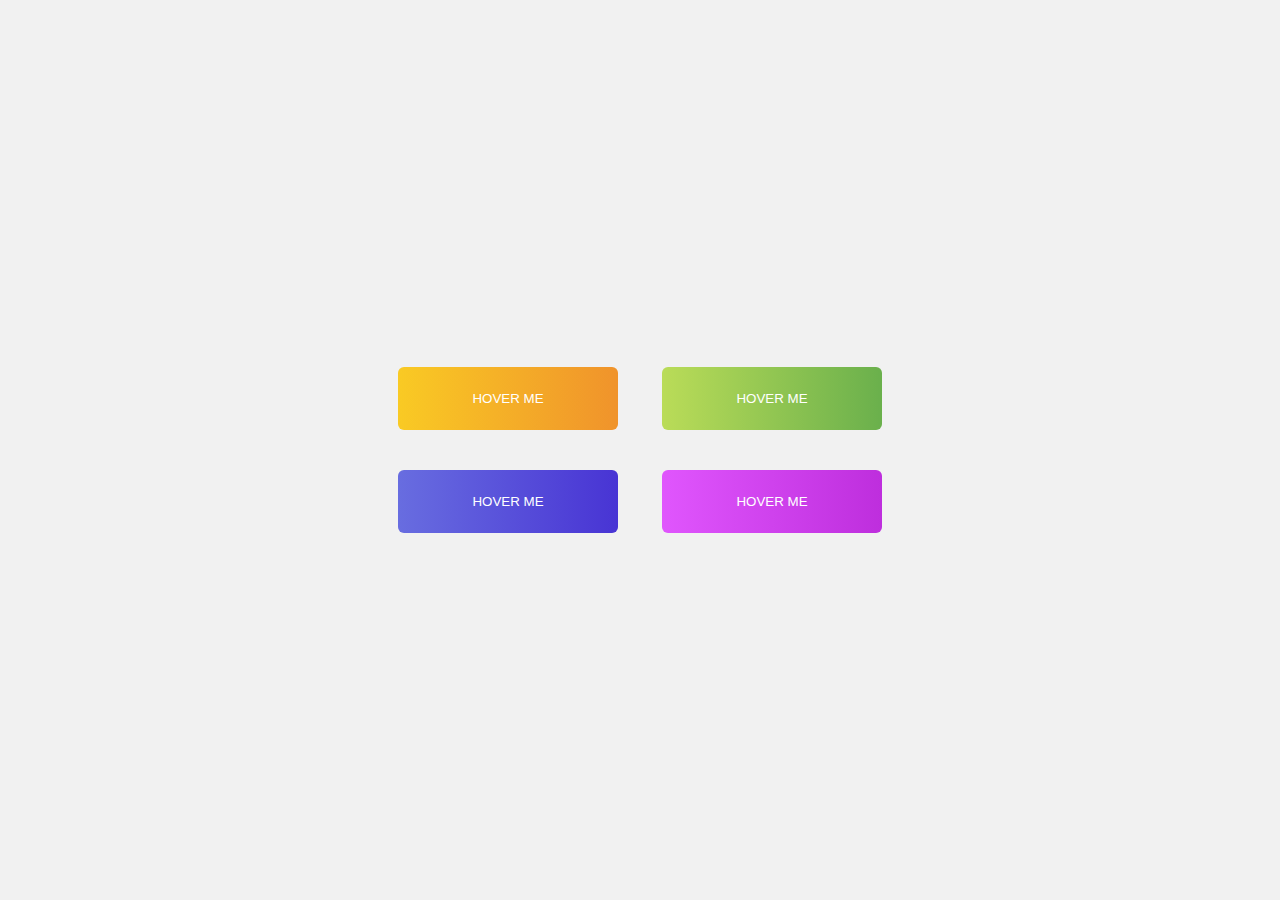
<file: animatedButton/index.html>
<!DOCTYPE html>
<html lang="en">
<head>
    <meta charset="UTF-8">
    <meta name="viewport" content="width=device-width, initial-scale=1.0">
    <title>Document</title>
    <link rel="stylesheet" href="./style.css">
</head>
<body3>
    <div class="container">
        <button class="btn btn1">Hover me</button>
        <button class="btn btn2">Hover me</button>
        <button class="btn btn3">Hover me</button>
        <button class="btn btn4">Hover me</button>
    </div>
</body>
</html>
</file>
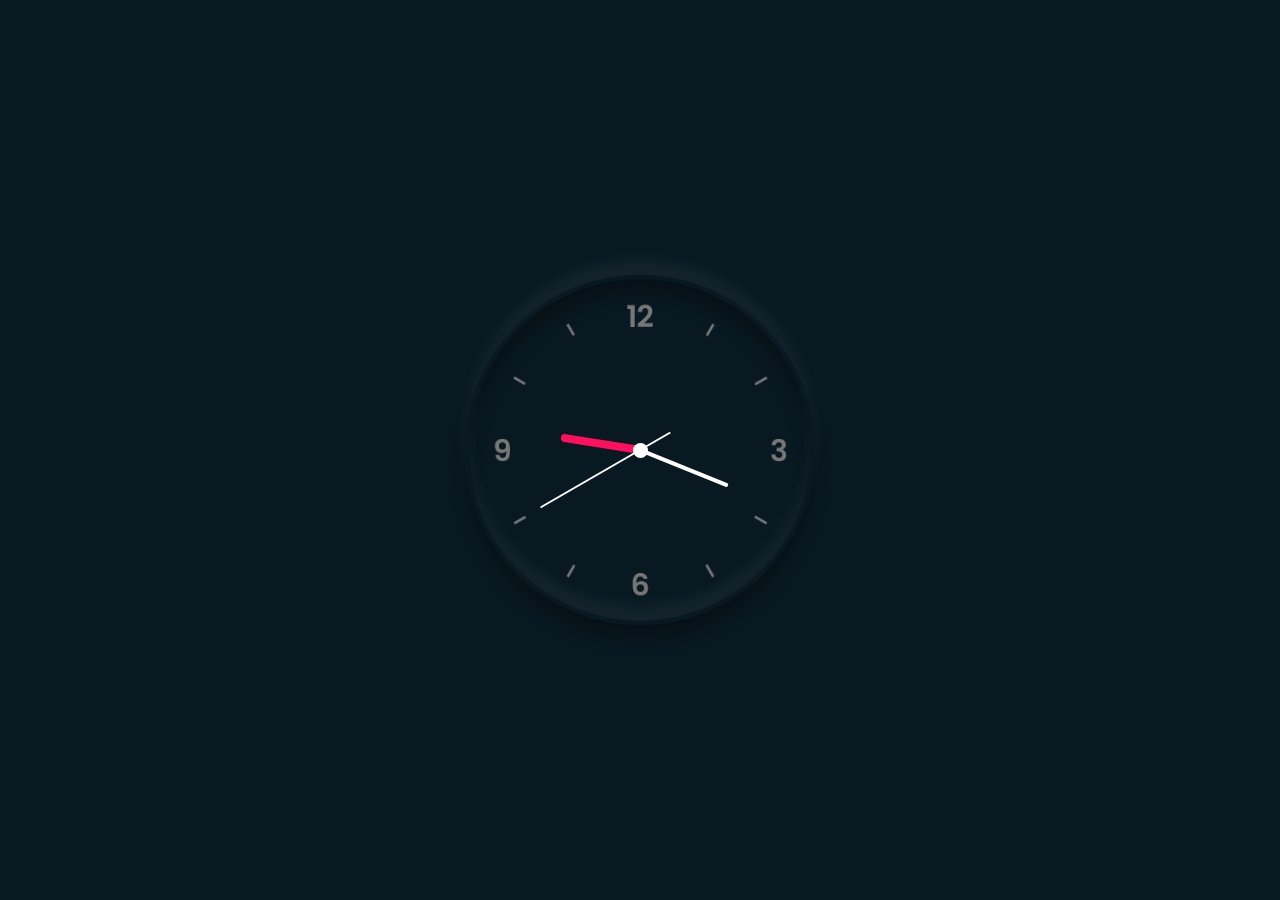
<file: clock/index.html>
<!DOCTYPE html>
<html lang="en">
<head>
    <meta charset="UTF-8">
    <meta name="viewport" content="width=device-width, initial-scale=1.0">
    <title>Document</title>
    <link rel="stylesheet" href="./style.css">
</head>
<body>
    <div class="clock">
        <div class="hour">
            <div class="hr" id="hr"></div>
        </div>
        <div class="min">
            <div class="mn" id="mn"></div>
        </div>
        <div class="sec">
            <div class="sc" id="sc"></div>
        </div>
    </div>
    <script>
        const deg = 6;
        const hr = document.querySelector('#hr');
        const mn = document.querySelector('#mn');
        const sc = document.querySelector('#sc');

        // 定时器
        setInterval(() => {
            // 获取实时的时分秒
            let day = new Date();
            let hh = day.getHours() * 30;
            let mm = day.getMinutes() * deg;
            let ss = day.getSeconds() * deg;
            
            // 计算时针、分针和秒针的度数（以0点为起始，Z轴为轴）
            hr.style.transform = `rotateZ(${hh + (mm/12)}deg)`;
            mn.style.transform = `rotateZ(${mm + (ss/60)}deg)`;
            sc.style.transform = `rotateZ(${ss}deg)`;
        });
    
    </script>
</body>
</html>
</file>
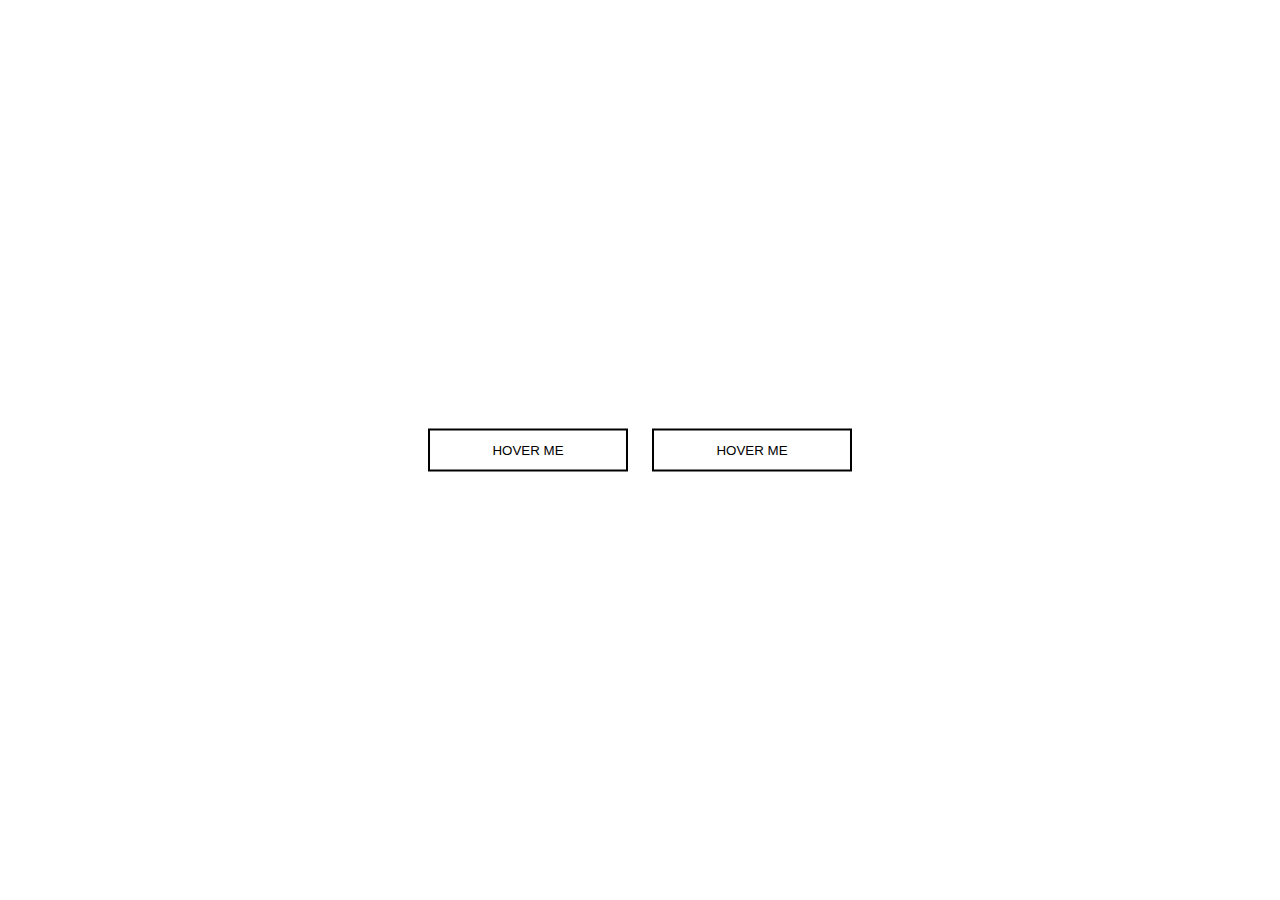
<file: hoverMe2/index.html>
<!DOCTYPE html>
<html lang="en">
<head>
    <meta charset="UTF-8">
    <meta name="viewport" content="width=device-width, initial-scale=1.0">
    <title>Document</title>
    <link rel="stylesheet" href="./style.css">
</head>
<body>
    <div class="middle">
        <button class="btn btn1">hover me</button>
        <button class="btn btn2">hover me</button>
    </div>
</body>
</html>
</file>
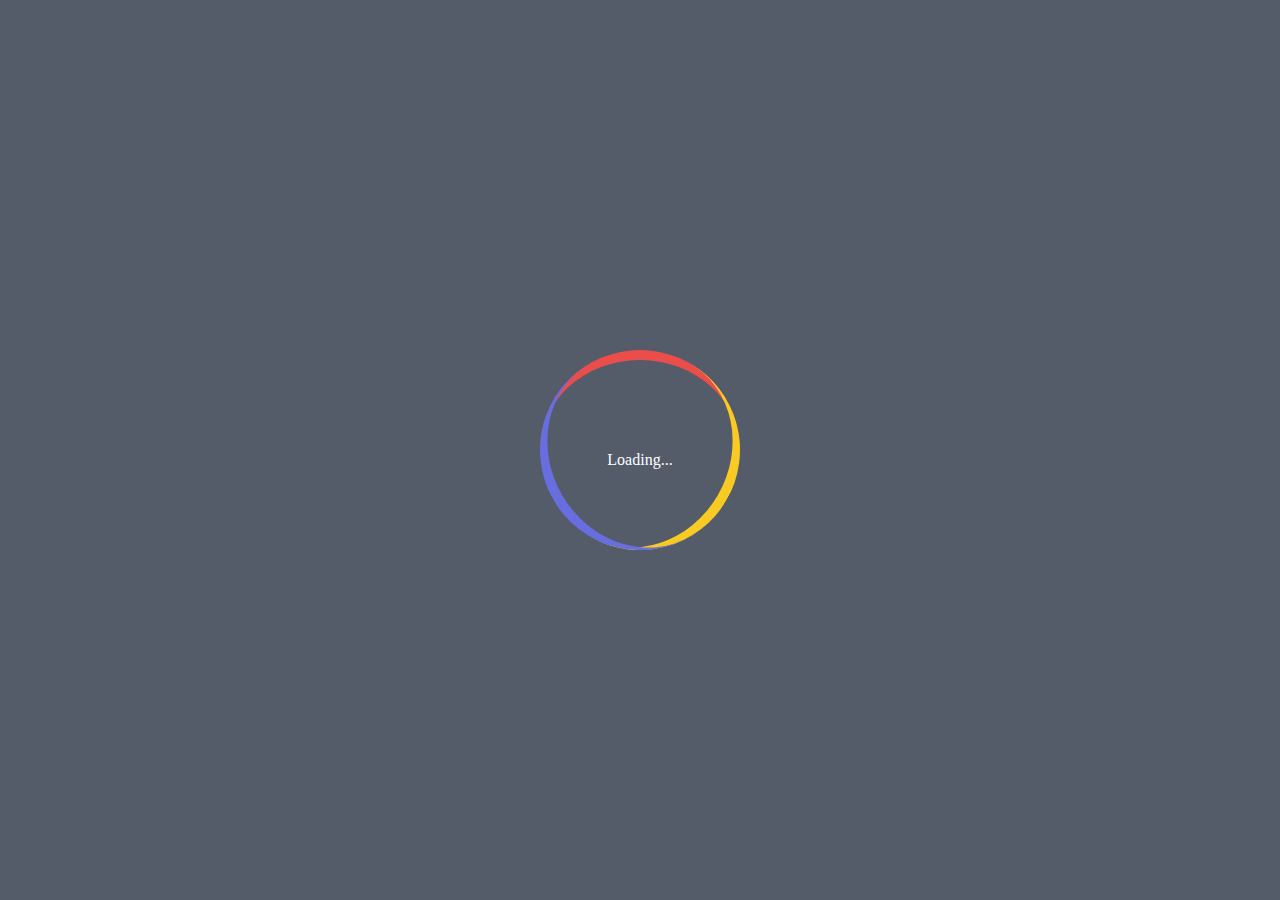
<file: loadingAnimation/index.html>
<!DOCTYPE html>
<html lang="en">
<head>
    <meta charset="UTF-8">
    <meta name="viewport" content="width=device-width, initial-scale=1.0">
    <title>Document</title>
    <link rel="stylesheet" href="./style.css">
</head>
<body>
    <div class="loading">
        <span>Loading...</span>
    </div>
</body>
</html>
</file>
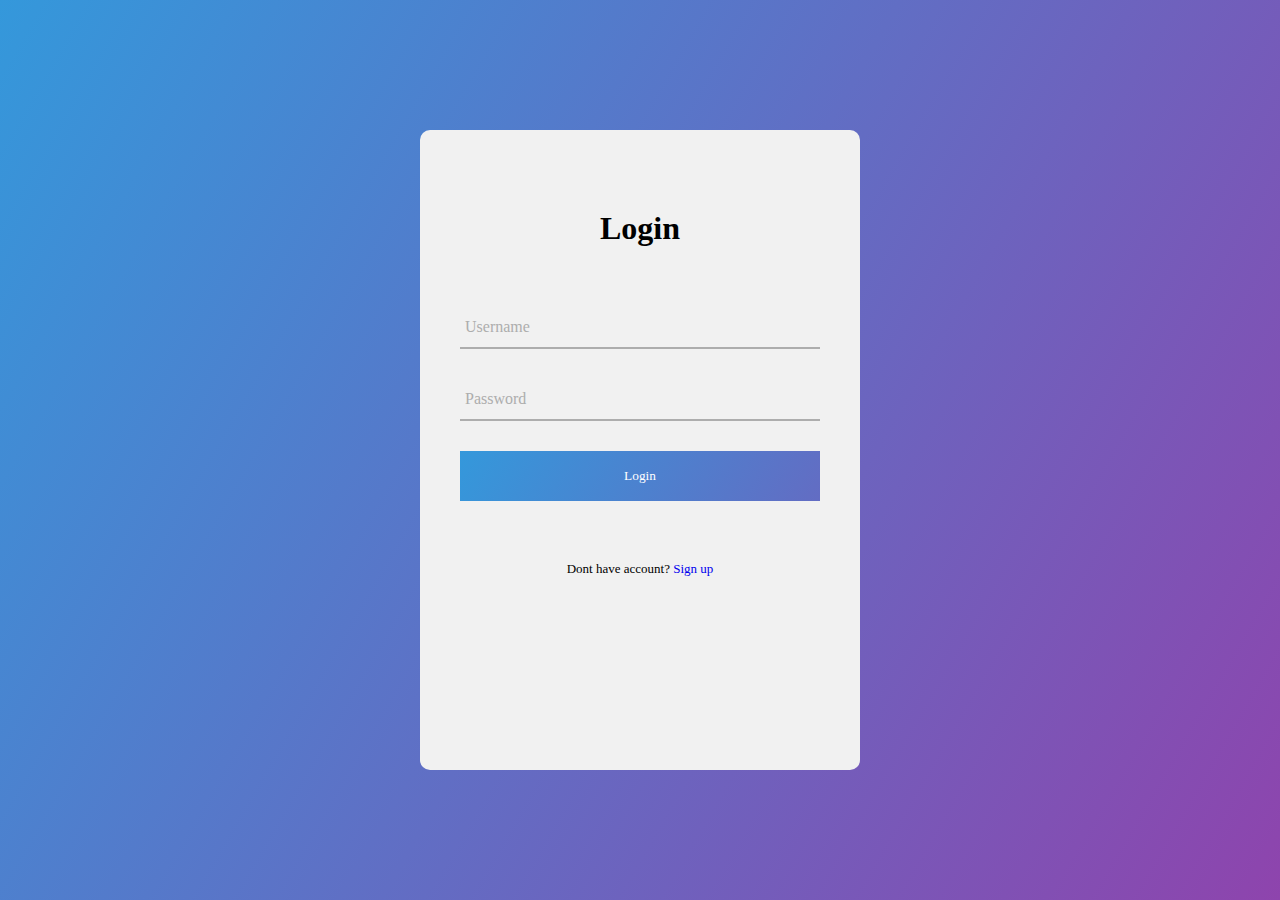
<file: login/index.html>
<!DOCTYPE html>
<html lang="en">
<head>
    <meta charset="UTF-8">
    <meta name="viewport" content="width=device-width, initial-scale=1.0">
    <title>登陆界面</title>
    <link rel="stylesheet" href="./style.css">
    <script src="https://cdnjs.cloudflare.com/ajax/libs/jquery/3.5.1/jquery.min.js"></script>
</head>
<body>
    <form action="" class="login-form">
        <h1>Login</h1>

        <div class="txtb">
            <input type="text" autocomplete="off">
            <span data-placeholder="Username"></span>
        </div>

        <div class="txtb">
            <input type="password">
            <span data-placeholder="Password"></span>
        </div>

        <input type="submit" class="logbtn" value="Login">

        <div class="bottom-text">
            Dont have account? <a href="#">Sign up</a>
        </div>
    </form>

    <script>
        $(".txtb input").on("focus", function(){
            $(this).addClass("focus")
        })

        $(".txtb input").on("blur", function(){
            // input没有输入值时才移除focus样式规则
            if($(this).val() == "")
            $(this).removeClass("focus")
        })
    </script>
</body>
</html>
</file>
<file: animatedButton/style.css>
body{
    margin: 0;
    padding: 0;
    background: #f1f1f1;
}

.container{
    position: absolute;
    top: 50%;
    left: 50%;
    transform: translate(-50%, -50%);
    text-align: center;
}

.btn{
    border: none;
    margin: 20px;
    padding: 24px;
    width: 220px;
    font-family: "montserrat", sans-serif;
    text-transform: uppercase;
    border-radius: 6px;
    cursor: pointer;
    color: #ffffff;
    background-size: 200%;
    transition: .6s;
}

.btn1{
    background-image: linear-gradient(to left,#f9ca24 ,#f0932b ,#f9ca24);
}

.btn2{
    background-image: linear-gradient(to left,#badc58 ,#6ab04c ,#badc58);
}

.btn3{
    background-image: linear-gradient(to left,#686de0 ,#4834d4 ,#686de0);
}

.btn4{
    background-image: linear-gradient(to left,#e056fd ,#be2edd ,#e056fd);
}

.btn:hover{
    background-position: right;
}
</file>
<file: clock/style.css>
*{
    margin: 0;
    padding: 0;
    box-sizing: border-box;
}
body {
    display: flex;
    justify-content: center;
    align-items: center;
    min-height: 100vh;
    background: #091921;
}

.clock{
    width: 350px;
    height: 350px;
    display: flex;
    justify-content: center;
    align-items: center;
    background: url(./clock.png);
    background-size: cover;
    border: 4px solid #091921;
    border-radius: 50%;
    box-shadow: 0 -15px 15px rgba(255, 255, 255, 0.05),
                inset 0 -15px 15px rgba(255, 255, 255, 0.05),
                0 15px 15px rgba(0, 0, 0, 0.3),
                inset 0 15px 15px rgba(0, 0, 0, 0.3)
}
.clock::before {
    content: '';
    position: absolute;
    width: 15px;
    height: 15px;
    background: #ffffff;
    border-radius: 50%;
    z-index: 10000;
}
.clock .hour,
.clock .min,
.clock .sec
{
    position: absolute;
}
.clock .hour, .hr
{
    width: 160px;
    height: 160px;
}
.clock .min, .mn
{
    width: 190px;
    height: 190px;
}
.clock .sec, .sc
{
    width: 230px;
    height: 230px;
}
.hr, .mn, .sc {
    display: flex;
    justify-content: center;
    /* align-items: center; */
    position: absolute;
    border-radius: 50%;
}
.hr::before {
    content: '';
    position: absolute;
    width: 8px;
    height: 80px;
    background: #ff105e;
    z-index: 10;
    border-radius: 6px 6px 0 0;
}
.mn::before {
    content: '';
    position: absolute;
    width: 4px;
    height: 90px;
    background: #ffffff;
    z-index: 11;
    border-radius: 6px 6px 0 0;
}
.sc::before {
    content: '';
    position: absolute;
    width: 2px;
    height: 150px;
    background: #ffffff;
    z-index: 12;
    border-radius: 6px 6px 0 0;
}
</file>
<file: hoverMe2/style.css>
body{
    margin: 0;
    padding: 0;
}

.middle{
    position: absolute;
    top: 50%;
    left: 50%;
    transform: translate(-50%, -50%);
    text-align: center;
}

.btn{
    /* 在hover设置div颜色的时候阻止背景色的设置 */
    background: none;
    border: 2px solid #000000;
    text-transform: uppercase;
    padding: 12px 20px;
    min-width: 200px;
    margin: 10px;
    cursor: pointer;
    transition: color 0.4s linear;
    position: relative;
}

.btn:hover{
    color: #ffffff;
}

.btn::before{
    content: "";
    position: absolute;
    left: 0;
    top: 0;
    width: 100%;
    height: 100%;
    background: #000000;
    z-index: -1;
    transition: transform .5s;
    transform-origin: 0 0;
    transition-timing-function: cubic-bezier(0.5, 1.6, 0.4, 0.7)
}

.btn1::before{
    transform: scaleX(0);
}

.btn2::before{
    transform: scaleY(0);
}

.btn:hover::before{
    transform: scaleX(1);
}

.btn2:hover::before{
    transform: scaleY(1);
}
</file>
<file: loadingAnimation/style.css>
body{
    margin: 0;
    padding: 0;
    background: #535c68;
    height: 100vh;
    display: flex;
    align-items: center;
    justify-content: center;
}

.loading{
    width: 200px;
    height: 200px;
    box-sizing: border-box;
    border-radius: 50%;
    border-top: 10px solid #eb4d4b;
    position: relative;
    animation: a1 2s linear infinite;
}

.loading::before,.loading::after{
    content: '';
    width: 200px;
    height: 200px;
    /* background: red; */
    position: absolute;
    left: 0;
    top: -10px;
    box-sizing: border-box;
    border-radius: 50%;
}

.loading::before{
    border-top: 10px solid #f9ca24;
    transform: rotate(120deg);
}

.loading::after{
    border-top: 10px solid #686de0;
    transform: rotate(-120deg);
}

.loading span{
    position: absolute;
    width: 200px;
    height: 200px;
    color: #ffffff;
    text-align: center;
    line-height: 200px;
    animation: a2 2s linear infinite;
}

@keyframes a1 {
    to{
        transform: rotate(360deg);
    }
}

@keyframes a2 {
    to{
        transform: rotate(-360deg);
    }
}
</file>
<file: login/style.css>
*{
    margin: 0;
    padding: 0;
    text-decoration: none;
    font-family: montserrat;
}

body{
    min-height: 100vh;
    background-image: linear-gradient(120deg, #3498db, #8e44ad);
}

.login-form{
    width: 360px;
    background: #f1f1f1;
    height: 480px;
    padding: 80px 40px;
    border-radius: 10px;
    /* 绝对定位+平移实现水平垂直居中 */
    position: absolute;
    left: 50%;
    top: 50%;
    transform: translate(-50%, -50%);
}

.login-form h1{
    text-align: center;
    margin-bottom: 60px;
}

.txtb{
    border-bottom: 2px solid #adadad;
    position: relative;
    margin: 30px 0;
}

.txtb input{
    font-size: 15px;
    color: #333;
    border: none;
    width: 100%;
    outline: none;
    background: none;
    padding: 0 5px;
    height: 40px;
}

.txtb span::before{
    content: attr(data-placeholder);
    position: absolute;
    top: 50%;
    left: 5px;
    color: #adadad;
    transform: translateY(-50%);
    z-index: -1;
    transition: .5s;
}

.txtb span::after{
    content: '';
    position: absolute;
    width: 0;
    height: 2px;
    background: linear-gradient(120deg, #3498db, #8e44ad);
    transition: .5s;
}

/* 给input加上（移除）focus类 ， 后面紧跟的span::before(::after)使用下列规则 */
.focus + span::before{
    top: -5px;
}
.focus + span::after{
    width: 100%;
}

.logbtn{
    display: block;
    width: 100%;
    height: 50px;
    border: none;
    background: linear-gradient(120deg, #3498db, #8e44ad);
    background-size: 200%;
    color: #ffffff;
    outline: none;
    cursor: pointer;
    transition: .5s;
}

.logbtn:hover{
    background-position: right;
}

.bottom-text{
    margin-top: 60px;
    text-align: center;
    font-size: 13px;
}
</file>
